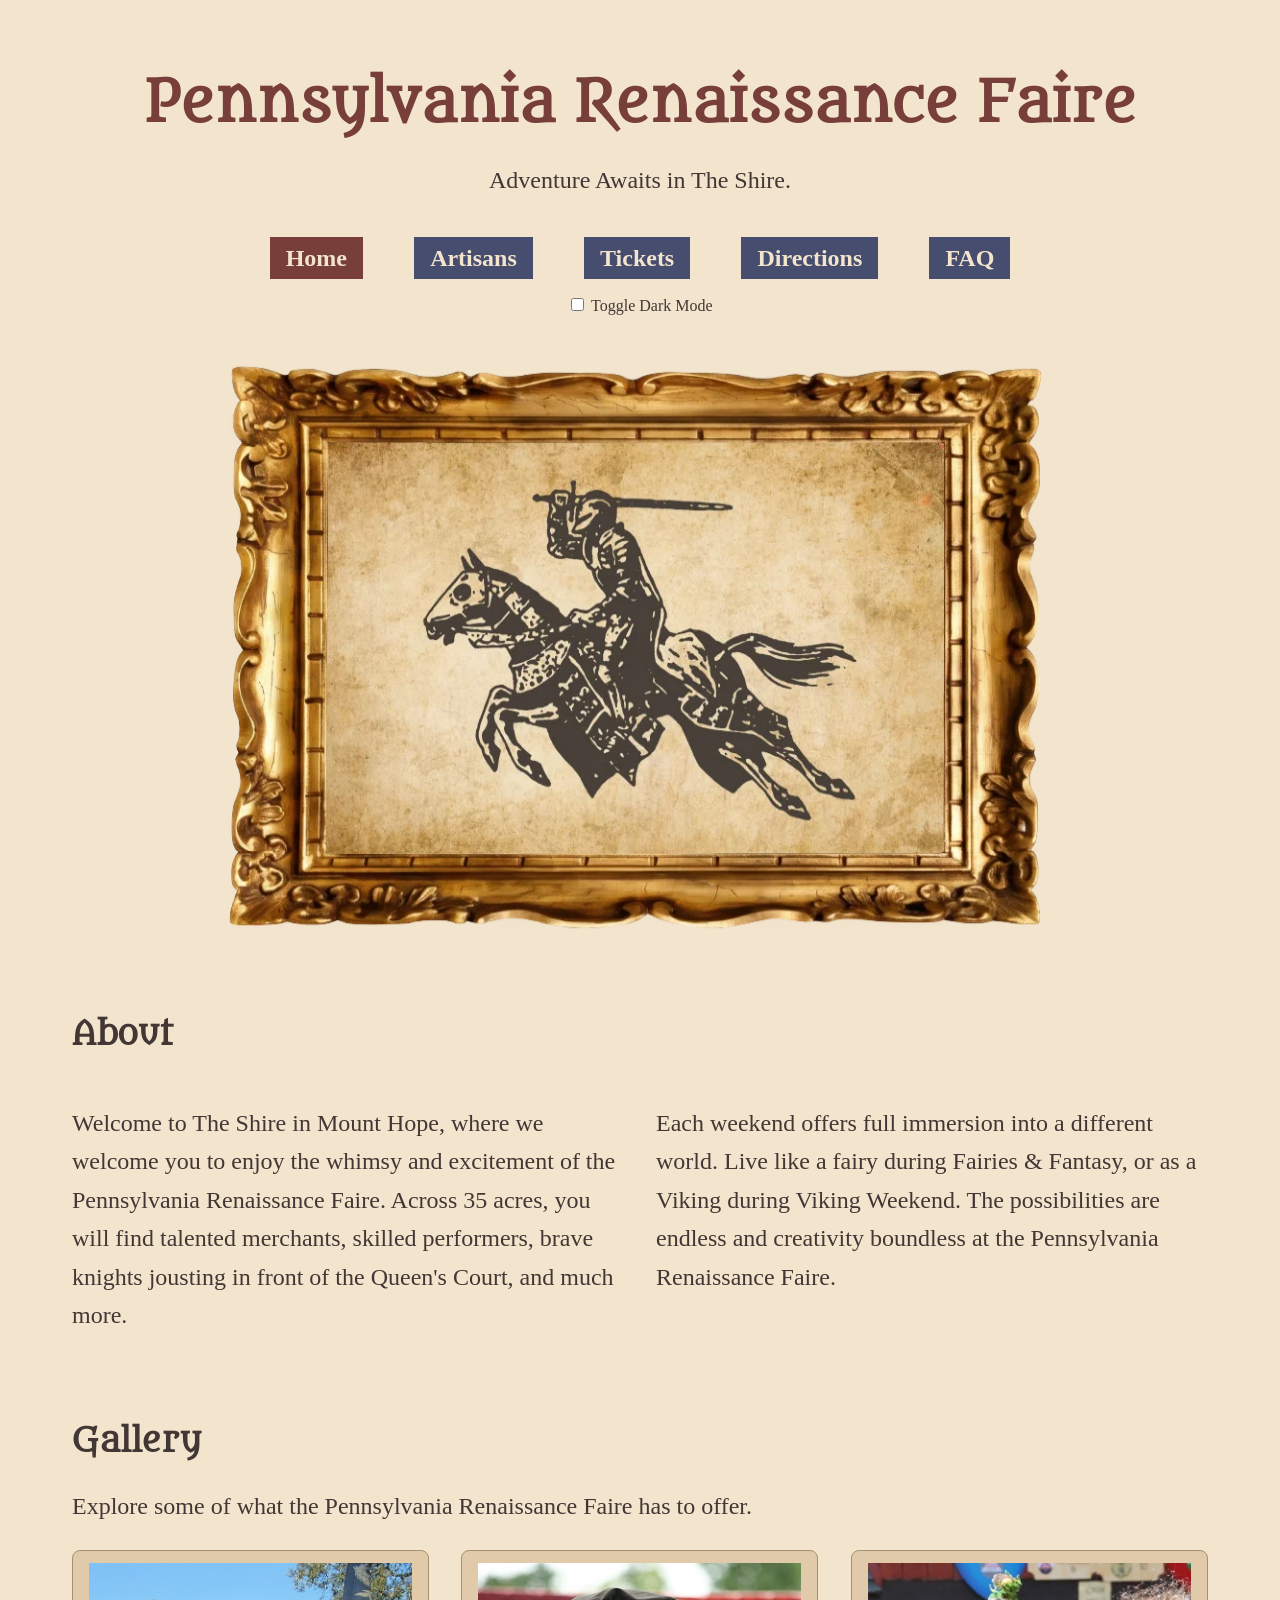
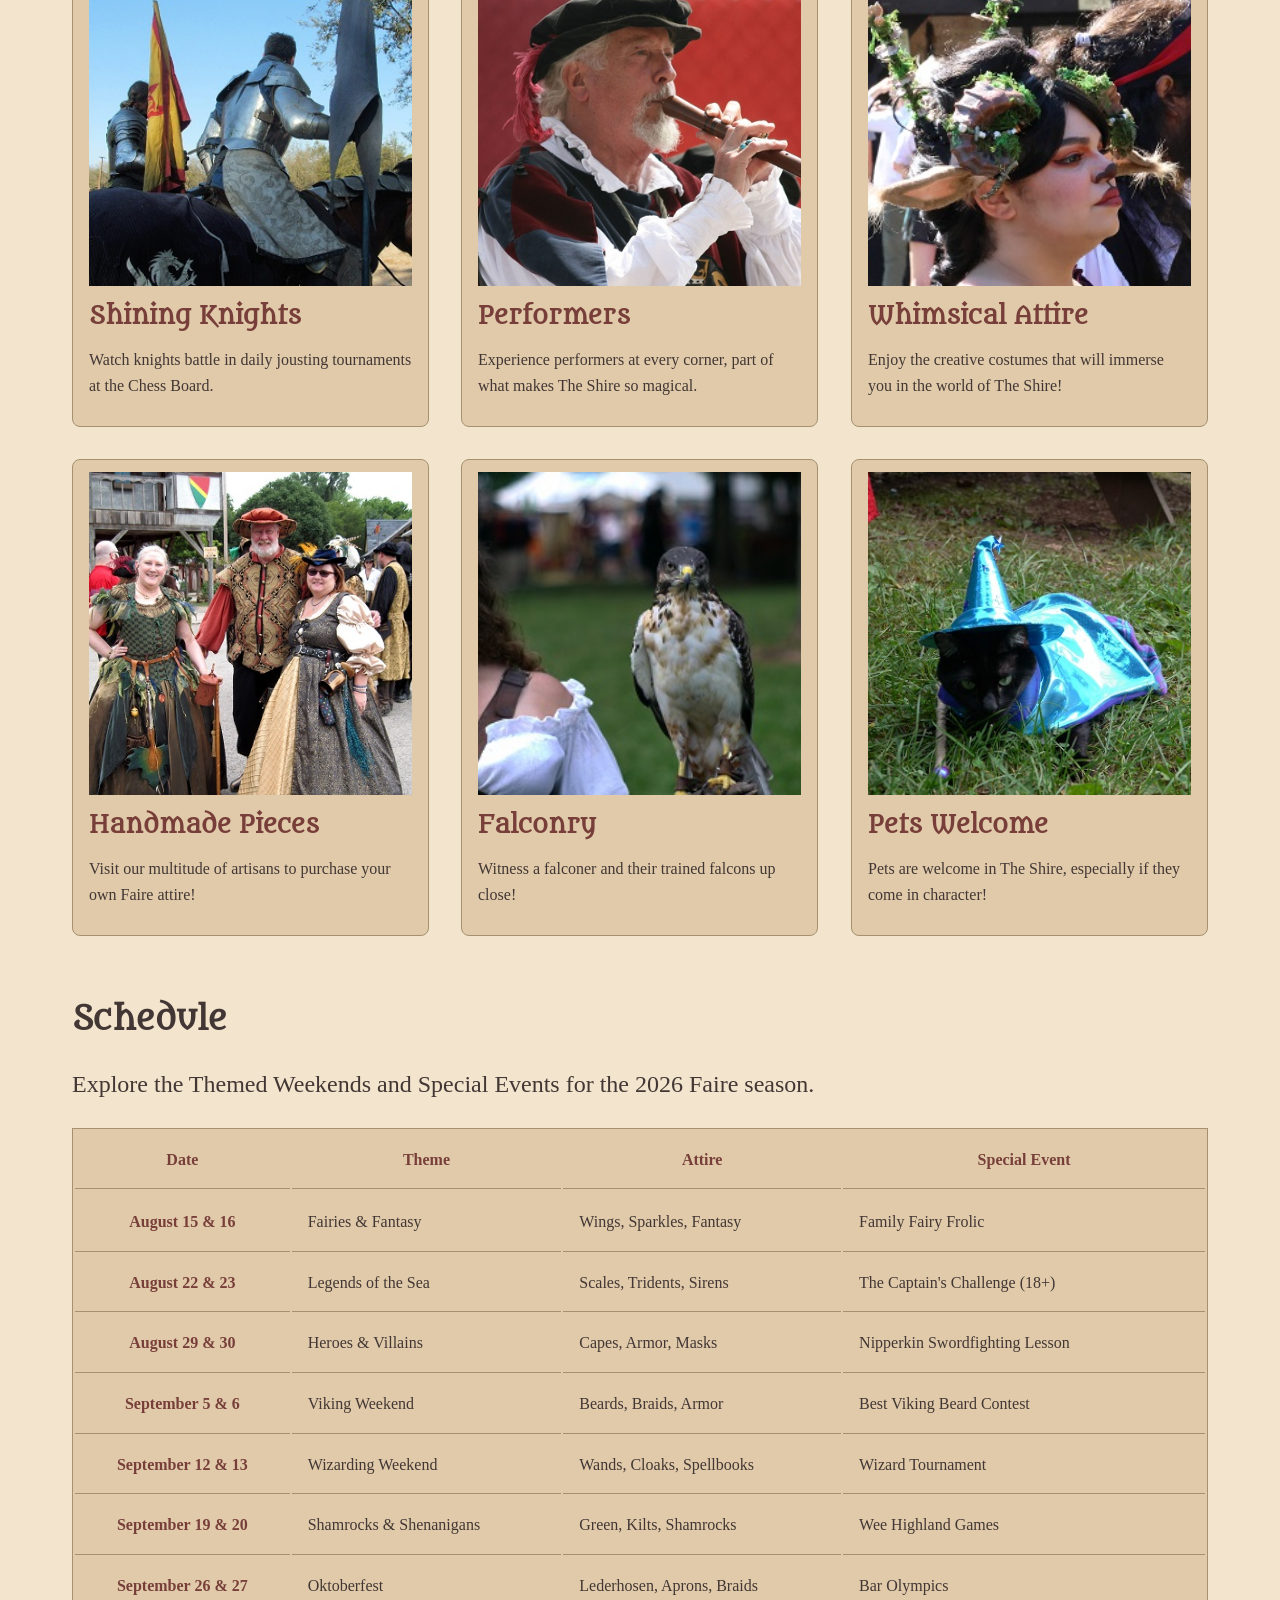
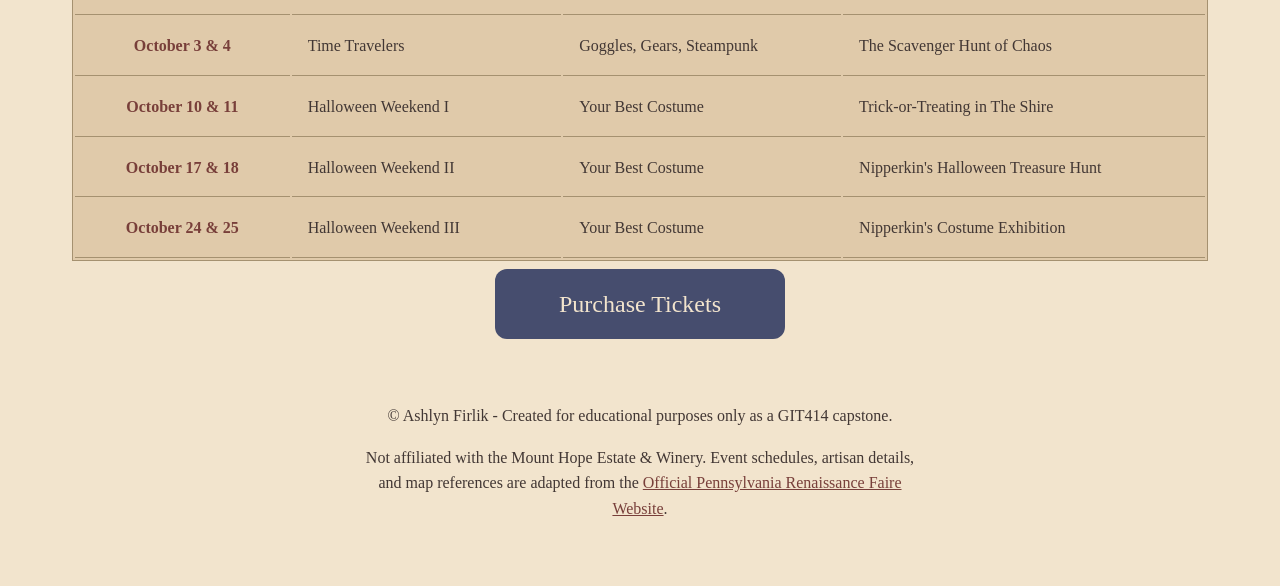
<file: index.html>
<!doctype html>
<html lang="en-US">

<head>
    <meta charset="UTF-8">
    <meta name="keywords" content="Renaissance Faire, Festival, Family Friendly, Activity, Manheim, Southern PA">
    <meta name="description"
        content="Plan your visit to the Pennsylvania Renaissance Faire in Manheim, PA. Explore themed weekends, jousting, performers, special events, and tickets from August 15th through October 25th.">
    <meta name="author" content="Ashlyn Firlik">
    <meta name="viewport" content="width=device-width, initial-scale=1.0">
    <title>Home | Pennsylvania Renaissance Faire</title>
    <link rel="canonical" href="https://ashlynfirlik.github.io/Pennsylvania-Renaissance-Faire/">

    <meta property="og:title" content="Overview & Schedule | Pennsylvania Renaissance Faire" />
    <meta property="description"
        content="Plan your visit to the Pennsylvania Renaissance Faire in Manheim, PA. Explore themed weekends, jousting, performers, special events, and tickets from August 15th through October 25th." />
    <meta property="og:type" content="website" />
    <meta property="og:image"
        content="https://ashlynfirlik.github.io/Pennsylvania-Renaissance-Faire/images/hero-600.webp" />
    <meta property="og:url" content="https://ashlynfirlik.github.io/Pennsylvania-Renaissance-Faire/" />

    <script type="application/ld+json">
    {
        "@context": "https://schema.org",
        "@type": "Event",
        "name": "Pennsylvania Renaissance Faire",
        "startDate": "2026-08-15",
        "endDate": "2026-10-25",
        "eventStatus": "https://schema.org/EventScheduled",
        "location": {
            "@type": "Place",
            "name": "Mount Hope",
            "address": {
            "@type": "PostalAddress",
            "streetAddress": "2775 Lebanon Rd",
            "addressLocality": "Manheim",
            "postalCode": "17545",
            "addressRegion": "PA",
            "addressCountry": "US"
            }
        },
        "image": [
            "https://ashlynfirlik.github.io/Pennsylvania-Renaissance-Faire/images/hero-600.webp"
        ],
        "description": "Plan your visit to the Pennsylvania Renaissance Faire in Manheim, PA. Explore themed weekends, jousting, performers, special events, and tickets from August 15th through October 25th.",
        "organizer": {
            "@type": "Organization",
            "name": "Pennsylvania Renaissance Faire",
            "url": "https://ashlynfirlik.github.io/Pennsylvania-Renaissance-Faire/"
        }
    }
    </script>

    <link rel="preconnect" href="https://fonts.googleapis.com">
    <link rel="preconnect" href="https://fonts.gstatic.com" crossorigin>
    <link rel="stylesheet"
        href="https://fonts.googleapis.com/css2?family=IM+Fell+English:ital@0;1&family=Metamorphous&display=swap">
    <link rel="stylesheet" href="style.css">
</head>

<body>
    <header class="home-header center-text center-items">
        <a href="#main-content" class="skip-link visually-hidden">Skip to main content</a>
        <h1 class="site-name">Pennsylvania Renaissance Faire</h1>
        <p class="tagline">Adventure Awaits in The Shire.</p>
        <nav class="main-nav" aria-label="Main Site Navigation">
            <ul class="main-nav-list">
                <li><a href="#" aria-current="page">Home</a></li>
                <li><a href="artisans.html">Artisans</a></li>
                <li><a href="tickets.html">Tickets</a></li>
                <li><a href="directions.html">Directions</a></li>
                <li><a href="faq.html">FAQ</a></li>
            </ul>
        </nav>
        <div class="darkmode-control">
            <input type="checkbox" id="theme-toggle">
            <label for="theme-toggle">Toggle Dark Mode</label>
        </div>
        <div class="hero-image">
            <img src="images/hero-900.webp" srcset="images/hero-600.webp 600w, images/hero-900.webp 900w"
                sizes="(max-width: 932px) calc(100vw - 2rem), 900px" alt="" width="900" height="550">
        </div>
    </header>
    <main id="main-content">
        <section class="about section-margin">
            <h2>About</h2>
            <div class="about-columns">
                <p class="description">Welcome to The Shire in Mount Hope, where we welcome you to enjoy the whimsy and
                    excitement of the Pennsylvania Renaissance Faire. Across 35 acres, you will find talented merchants,
                    skilled performers, brave knights jousting in front of the Queen's Court, and much more.</p>
                <p class="description">Each weekend offers full immersion into a different world. Live like a fairy
                    during Fairies & Fantasy, or as a Viking during Viking Weekend. The possibilities are endless and
                    creativity boundless at the Pennsylvania Renaissance Faire.</p>
            </div>
        </section>
        <section class="gallery section-margin">
            <h2>Gallery</h2>
            <p class="description">Explore some of what the Pennsylvania Renaissance Faire has to offer.</p>
            <div class="gallery-grid">
                <div class="card-container">
                    <article class="gallery-card">
                        <div class="card-image">
                            <img src="images/knight-800.jpg"
                                srcset="images/knight-400.jpg 400w, images/knight-800.jpg 800w"
                                sizes="(min-width: 950px) 336px, (min-width: 650px) 45vw, calc(100vw - 4rem)"
                                alt="Two men sitting on horses in Knight armor holding a flag." width="550"
                                height="550">
                        </div>
                        <div class="card-text">
                            <h3>Shining Knights</h3>
                            <p>Watch knights battle in daily jousting tournaments at the Chess Board.</p>
                        </div>
                    </article>
                </div>
                <div class="card-container">
                    <article class="gallery-card">
                        <div class="card-image">
                            <img src="images/performer-800.jpg"
                                srcset="images/performer-400.jpg 400w, images/performer-800.jpg 800w"
                                sizes="(min-width: 950px) 336px, (min-width: 650px) 45vw, calc(100vw - 4rem)"
                                alt="Costumed performer playing a recorder." width="550" height="550">
                        </div>
                        <div class="card-text">
                            <h3>Performers</h3>
                            <p>Experience performers at every corner, part of what makes The Shire so magical.</p>
                        </div>
                    </article>
                </div>
                <div class="card-container">
                    <article class="gallery-card">
                        <div class="card-image">
                            <img src="images/deer-costume-800.jpg"
                                srcset="images/deer-costume-400.jpg 400w, images/deer-costume-800.jpg 800w"
                                sizes="(min-width: 950px) 336px, (min-width: 650px) 45vw, calc(100vw - 4rem)"
                                alt="Woman dressed like a deer with face paint and a headpiece." width="550"
                                height="550">
                        </div>
                        <div class="card-text">
                            <h3>Whimsical Attire</h3>
                            <p>Enjoy the creative costumes that will immerse you in the world of The Shire!</p>
                        </div>
                    </article>
                </div>
                <div class="card-container">
                    <article class="gallery-card">
                        <div class="card-image">
                            <img src="images/attire-800.jpg"
                                srcset="images/attire-400.jpg 400w, images/attire-800.jpg 800w"
                                sizes="(min-width: 950px) 336px, (min-width: 650px) 45vw, calc(100vw - 4rem)"
                                alt="Two women and a man dressed in Renaissance Faire Outfits." width="550"
                                height="550">
                        </div>
                        <div class="card-text">
                            <h3>Handmade Pieces</h3>
                            <p>Visit our multitude of artisans to purchase your own Faire attire!</p>
                        </div>
                    </article>
                </div>
                <div class="card-container">
                    <article class="gallery-card">
                        <div class="card-image">
                            <img src="images/hawk-800.jpg" srcset="images/hawk-400.jpg 400w, images/hawk-800.jpg 800w"
                                sizes="(min-width: 950px) 336px, (min-width: 650px) 45vw, calc(100vw - 4rem)"
                                alt="Falcon sitting on a smiling woman’s hand at the Faire." width="550" height="550">
                        </div>
                        <div class="card-text">
                            <h3>Falconry</h3>
                            <p>Witness a falconer and their trained falcons up close!</p>
                        </div>
                    </article>
                </div>
                <div class="card-container">
                    <article class="gallery-card">
                        <div class="card-image">
                            <img src="images/cat-800.jpg" srcset="images/cat-400.jpg 400w, images/cat-800.jpg 800w"
                                sizes="(min-width: 950px) 336px, (min-width: 650px) 45vw, calc(100vw - 4rem)"
                                alt="Black cat sitting in grass wearing a blue witch hat and cape." width="550"
                                height="550">
                        </div>
                        <div class="card-text">
                            <h3>Pets Welcome</h3>
                            <p>Pets are welcome in The Shire, especially if they come in character!</p>
                        </div>
                    </article>
                </div>
            </div>
        </section>
        <section class="schedule section-margin">
            <h2>Schedule</h2>
            <p class="description">Explore the Themed Weekends and Special Events for the 2026 Faire season.</p>
            <div class="table-container" tabindex="0" role="region" aria-label="2026 Themed Weekends Schedule">
                <table class="schedule-table">
                    <caption class="visually-hidden">2026 Pennsylvania Renaissance Faire Themed Weekends and Special
                        Events</caption>
                    <thead>
                        <tr>
                            <th scope="col">Date</th>
                            <th scope="col">Theme</th>
                            <th scope="col">Attire</th>
                            <th scope="col">Special Event</th>
                        </tr>
                    </thead>
                    <tbody>
                        <tr>
                            <th scope="row">August 15 & 16</th>
                            <td>Fairies & Fantasy</td>
                            <td>Wings, Sparkles, Fantasy</td>
                            <td>Family Fairy Frolic</td>
                        </tr>
                        <tr>
                            <th scope="row">August 22 & 23</th>
                            <td>Legends of the Sea</td>
                            <td>Scales, Tridents, Sirens</td>
                            <td>The Captain's Challenge (18+)</td>
                        </tr>
                        <tr>
                            <th scope="row">August 29 & 30</th>
                            <td>Heroes & Villains</td>
                            <td>Capes, Armor, Masks</td>
                            <td>Nipperkin Swordfighting Lesson</td>
                        </tr>
                        <tr>
                            <th scope="row">September 5 & 6</th>
                            <td>Viking Weekend</td>
                            <td>Beards, Braids, Armor</td>
                            <td>Best Viking Beard Contest</td>
                        </tr>
                        <tr>
                            <th scope="row">September 12 & 13</th>
                            <td>Wizarding Weekend</td>
                            <td>Wands, Cloaks, Spellbooks</td>
                            <td>Wizard Tournament</td>
                        </tr>
                        <tr>
                            <th scope="row">September 19 & 20</th>
                            <td>Shamrocks & Shenanigans</td>
                            <td>Green, Kilts, Shamrocks</td>
                            <td>Wee Highland Games</td>
                        </tr>
                        <tr>
                            <th scope="row">September 26 & 27</th>
                            <td>Oktoberfest</td>
                            <td>Lederhosen, Aprons, Braids</td>
                            <td>Bar Olympics</td>
                        </tr>
                        <tr>
                            <th scope="row">October 3 & 4</th>
                            <td>Time Travelers</td>
                            <td>Goggles, Gears, Steampunk</td>
                            <td>The Scavenger Hunt of Chaos</td>
                        </tr>
                        <tr>
                            <th scope="row">October 10 & 11</th>
                            <td>Halloween Weekend I</td>
                            <td>Your Best Costume</td>
                            <td>Trick-or-Treating in The Shire</td>
                        </tr>
                        <tr>
                            <th scope="row">October 17 & 18</th>
                            <td>Halloween Weekend II</td>
                            <td>Your Best Costume</td>
                            <td>Nipperkin's Halloween Treasure Hunt</td>
                        </tr>
                        <tr>
                            <th scope="row">October 24 & 25</th>
                            <td>Halloween Weekend III</td>
                            <td>Your Best Costume</td>
                            <td>Nipperkin's Costume Exhibition</td>
                        </tr>
                    </tbody>
                </table>
            </div>
            <div class="tix-button-box">
                <a href="tickets.html#ticket-form" class="tix-button">Purchase Tickets</a>
            </div>
        </section>
    </main>
    <footer class="center-text">
        <p>&copy; Ashlyn Firlik - Created for educational purposes only as a GIT414 capstone.</p>
        <p>Not affiliated with the Mount Hope Estate &amp; Winery. Event schedules, artisan details, and map references
            are adapted from the <a href="https://parenfaire.com" target="_blank" rel="noopener noreferrer">Official
                Pennsylvania Renaissance Faire Website</a>.</p>
    </footer>
</body>

</html>
</file>
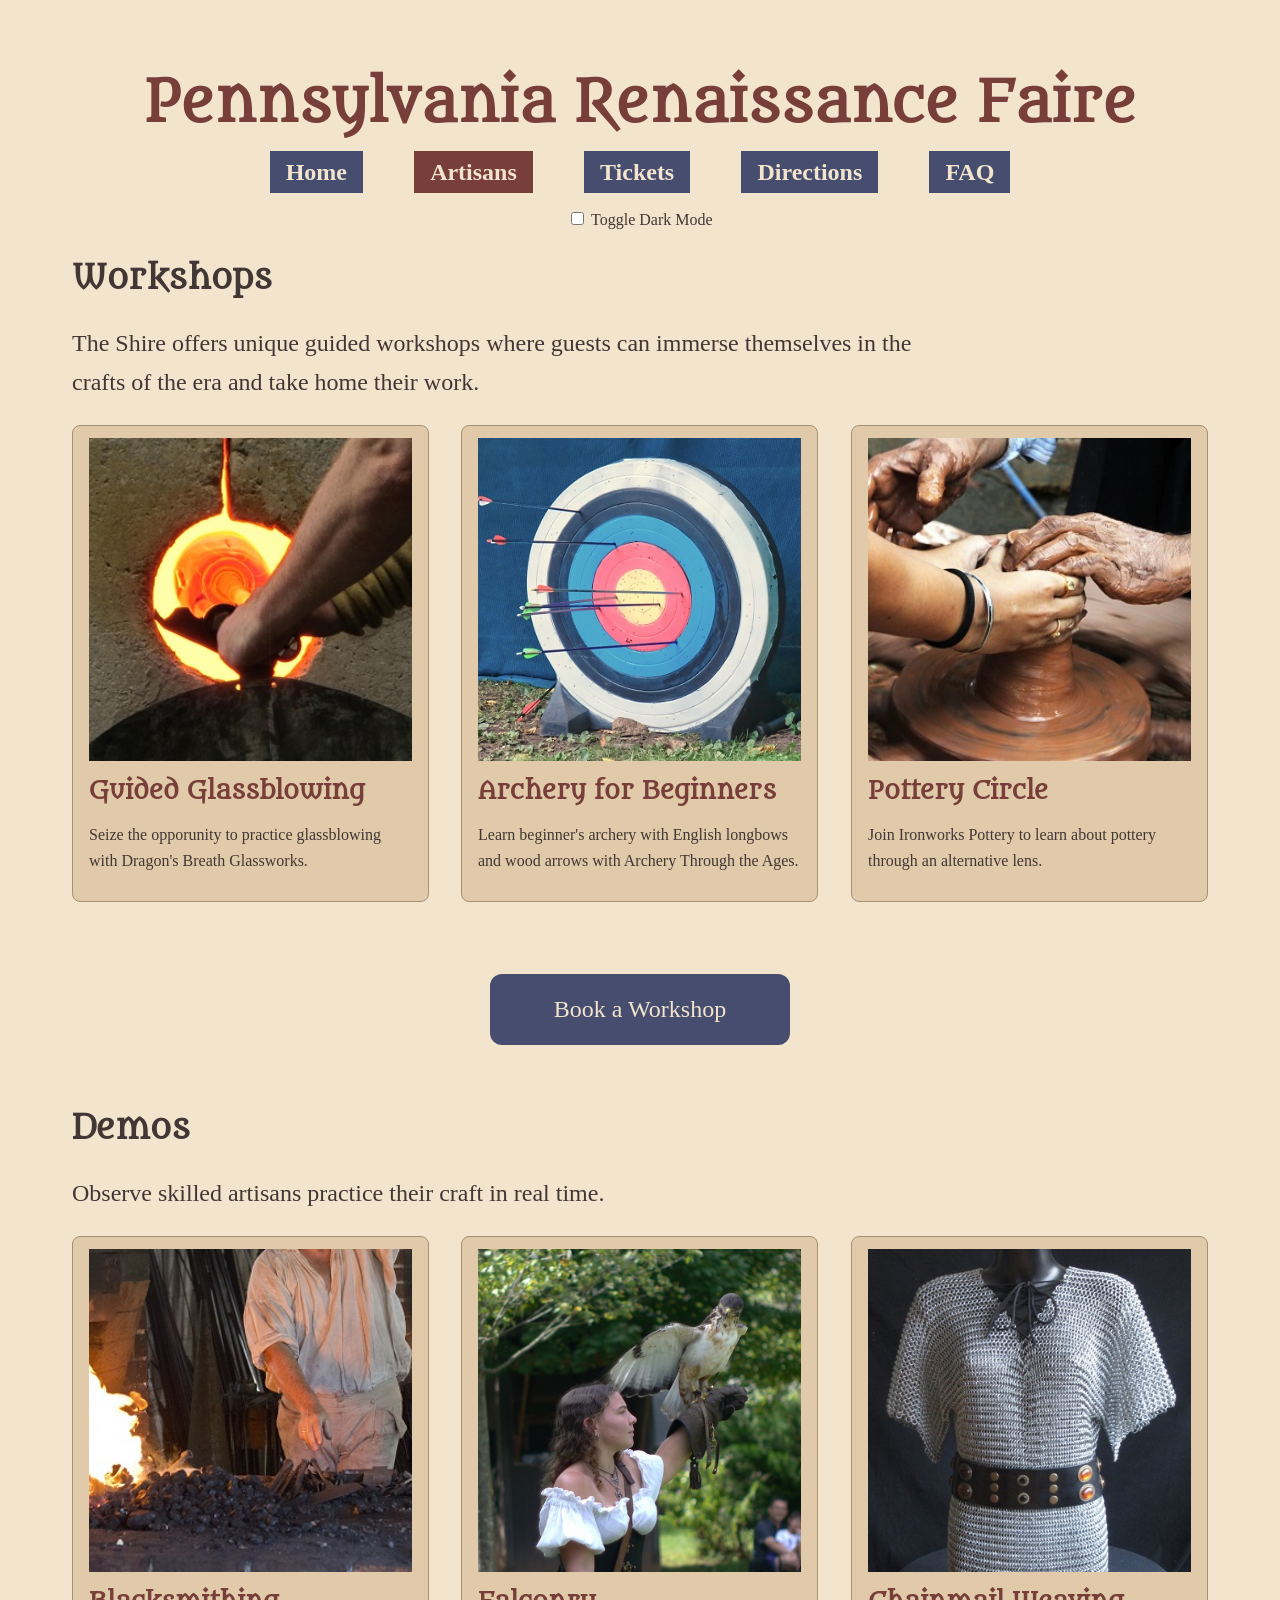
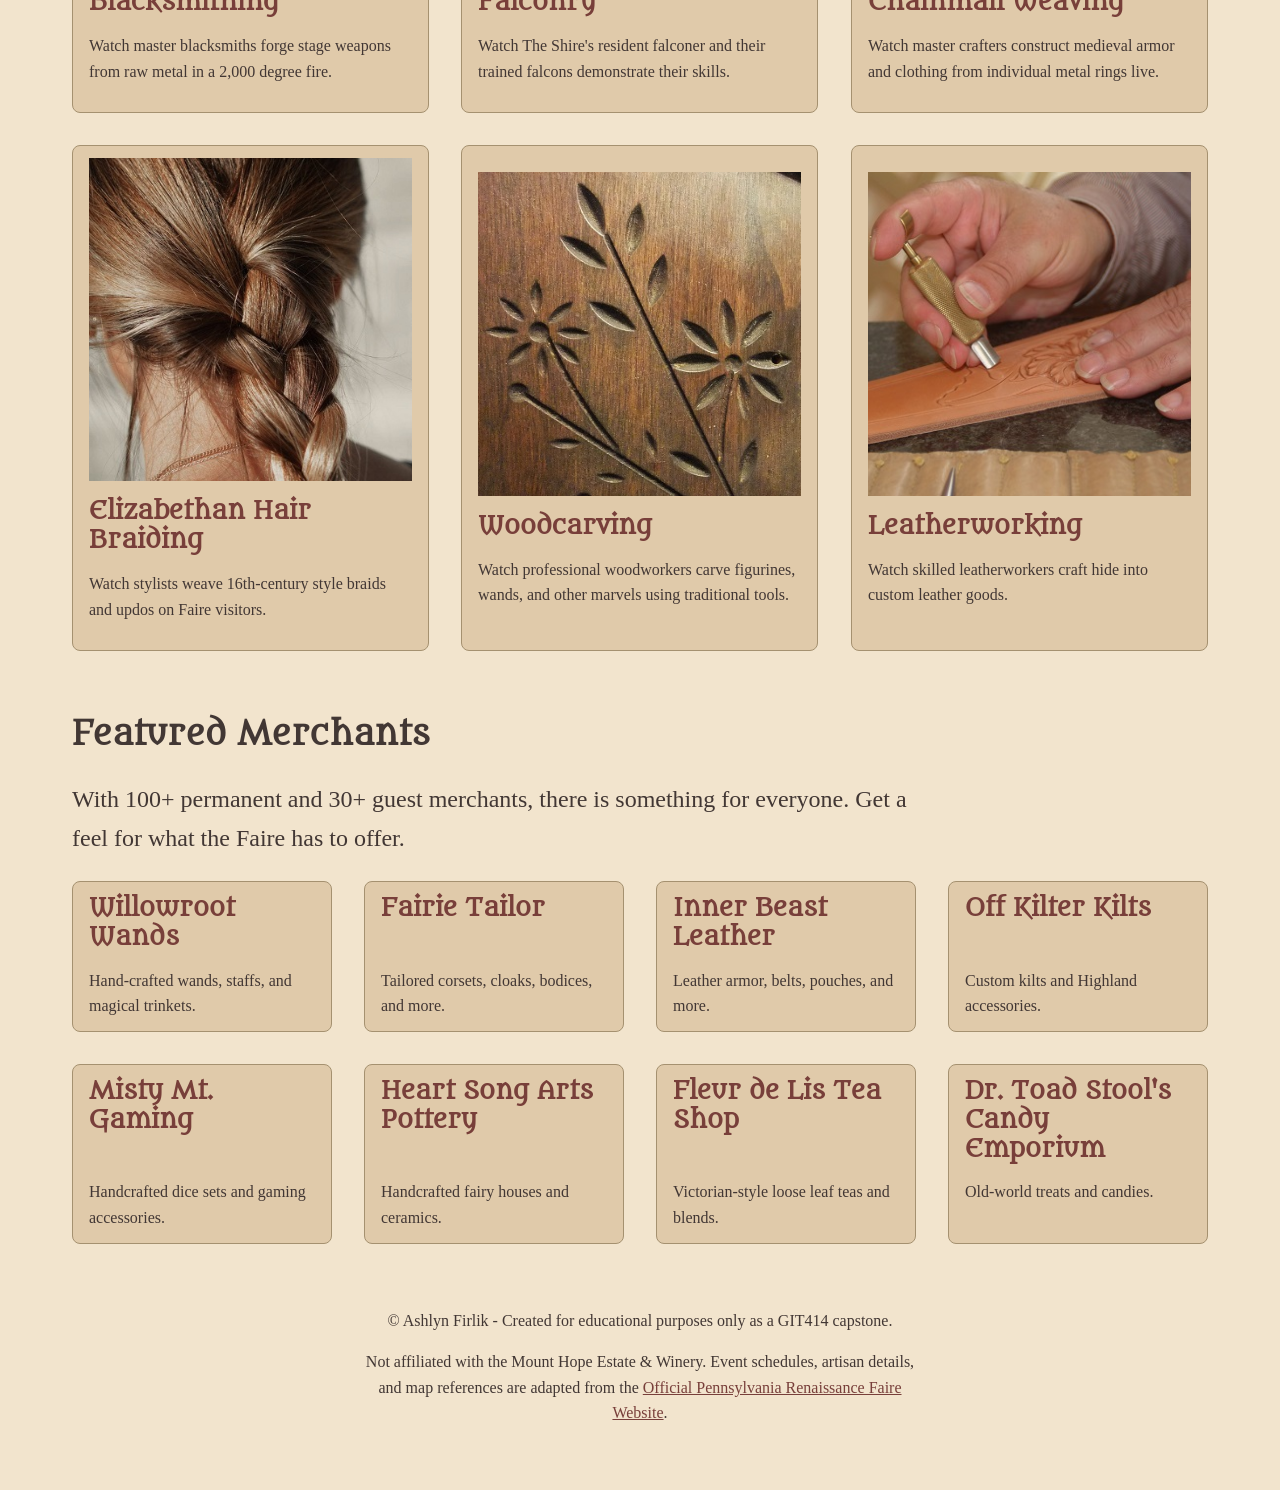
<file: artisans.html>
<!doctype html>
<html lang="en-US">

<head>
    <meta charset="UTF-8">
    <meta name="keywords" content="Renaissance Faire, Festival, Family Friendly, Activity, Manheim, Southern PA, Workshops, Merchants, Artisans, Demos, Merch">
    <meta name="description"
        content="To advertise the workshops, demos, and unique artisans of the Pennsylvania Renaissance Faire.">
    <meta name="author" content="Ashlyn Firlik">
    <meta name="viewport" content="width=device-width, initial-scale=1.0">
    <title>Artisans | Pennsylvania Renaissance Faire</title>
    <link rel="preconnect" href="https://fonts.googleapis.com">
    <link rel="preconnect" href="https://fonts.gstatic.com" crossorigin>
    <link rel="stylesheet" href="https://fonts.googleapis.com/css2?family=IM+Fell+English:ital@0;1&family=Metamorphous&display=swap">
    <link rel="stylesheet" href="style.css">
</head>

<body>
    <header class="home-header">
        <a href="#main-content" class="skip-link visually-hidden">Skip to main content</a>
        <h1 class="site-name">Pennsylvania Renaissance Faire</h1>
        <nav class="main-nav" aria-label="Main Site Navigation">
            <ul class="main-nav-list">
                <li><a href="index.html">Home</a></li>
                <li><a href="#" aria-current="page">Artisans</a></li>
                <li><a href="tickets.html">Tickets</a></li>
                <li><a href="directions.html">Directions</a></li>
                <li><a href="faq.html">FAQ</a></li>
            </ul>
        </nav>
        <div class="darkmode-control">
            <input type="checkbox" id="theme-toggle">
            <label for="theme-toggle">Toggle Dark Mode</label>
        </div>
    </header>
    <main id="main-content">
        <section>
            <h2>Workshops</h2>
            <p class="description">The Shire offers unique guided workshops where guests can immerse themselves in the crafts of the era and take home their work.</p>
            <div class="workshop-grid">
                <div class="card-container">
                    <article class="workshop-card">
                        <div class="card-image">
                            <img src="images/glassblowing-800.jpg"
                                srcset="images/glassblowing-400.jpg 400w, images/glassblowing-800.jpg 800w"
                                sizes="(min-width: 950px) 336px, (min-width: 650px) 45vw, calc(100vw - 4rem)" 
                                alt="Close-up of glass being held into a furnace on a stick to be fired."
                                width="550"
                                height="550">
                        </div>
                        <div class="card-text">
                            <h3>Guided Glassblowing</h3>
                            <p>Seize the opporunity to practice glassblowing with Dragon's Breath Glassworks.</p>
                        </div>
                    </article>
                </div>
                <div class="card-container">
                    <article class="workshop-card">
                        <div class="card-image">
                            <img src="images/archery-800.jpg"
                                srcset="images/archery-400.jpg 400w, images/archery-800.jpg 800w"
                                sizes="(min-width: 950px) 336px, (min-width: 650px) 45vw, calc(100vw - 4rem)" 
                                alt="An archery target with arrows stuck in it."
                                width="550"
                                height="550">
                        </div>
                        <div class="card-text">
                            <h3>Archery for Beginners</h3>
                            <p>Learn beginner's archery with English longbows and wood arrows with Archery Through the Ages.</p>
                        </div>
                    </article>
                </div>
                <div class="card-container">
                    <article class="workshop-card">
                        <div class="card-image">
                            <img src="images/pottery-800.jpg"
                                srcset="images/pottery-400.jpg 400w, images/pottery-800.jpg 800w"
                                sizes="(min-width: 950px) 336px, (min-width: 650px) 45vw, calc(100vw - 4rem)" 
                                alt="Close-up of an instructor’s hands guiding a student’s hands shaping pottery on a pottery wheel."
                                width="550"
                                height="550">
                        </div>
                        <div class="card-text">
                            <h3>Pottery Circle</h3>
                            <p>Join Ironworks Pottery to learn about pottery through an alternative lens.</p>
                        </div>
                    </article>
                </div>
            </div>
            <div class="tix-button-box">
                <a href="tickets.html#workshop-form" class="tix-button">Book a Workshop</a>
            </div>
        </section>
        <section>
            <h2>Demos</h2>
            <p class="description">Observe skilled artisans practice their craft in real time.</p>
            <div class="demo-grid">
                <div class="card-container">
                    <article class="demo-card">
                        <div class="card-image">
                            <img src="images/blacksmith-800.jpg"
                                srcset="images/blacksmith-400.jpg 400w, images/blacksmith-800.jpg 800w"
                                sizes="(min-width: 950px) 336px, (min-width: 650px) 45vw, calc(100vw - 4rem)" 
                                alt="A man reaching for a metal tool resting on a bed of coal in front of a fiery furnace."
                                width="550"
                                height="550">
                        </div>
                        <div class="card-text">
                            <h3>Blacksmithing</h3>
                            <p>Watch master blacksmiths forge stage weapons from raw metal in a 2,000 degree fire.</p>
                        </div>
                    </article>
                </div>
                <div class="card-container">
                    <article class="demo-card">
                        <div class="card-image">
                            <img src="images/falconry-800.jpg"
                                srcset="images/falconry-400.jpg 400w, images/falconry-800.jpg 800w"
                                sizes="(min-width: 950px) 336px, (min-width: 650px) 45vw, calc(100vw - 4rem)" 
                                alt="A falcon perched on a falconer’s outstretched, gloved arm with wings expanded."
                                width="550"
                                height="550">
                        </div>
                        <div class="card-text">
                            <h3>Falconry</h3>
                            <p>Watch The Shire's resident falconer and their trained falcons demonstrate their skills.</p>
                        </div>
                    </article>
                </div>
                <div class="card-container">
                    <article class="demo-card">
                        <div class="card-image">
                            <img src="images/chainmail-800.jpg"
                                srcset="images/chainmail-400.jpg 400w, images/chainmail-800.jpg 800w"
                                sizes="(min-width: 950px) 336px, (min-width: 650px) 45vw, calc(100vw - 4rem)" 
                                alt="Short-sleeved chainmail tunic with a black leather belt on a mannequin."
                                width="550"
                                height="550">
                        </div>
                        <div class="card-text">
                            <h3>Chainmail Weaving</h3>
                            <p>Watch master crafters construct medieval armor and clothing from individual metal rings live.</p>
                        </div>
                    </article>
                </div>
                <div class="card-container">
                    <article class="demo-card">
                        <div class="card-image">
                            <img src="images/braid-800.jpg"
                                srcset="images/braid-400.jpg 400w, images/braid-800.jpg 800w"
                                sizes="(min-width: 950px) 336px, (min-width: 650px) 45vw, calc(100vw - 4rem)" 
                                alt="Close-up of a single braid down a woman’s neck."
                                width="550"
                                height="550">
                        </div>
                        <div class="card-text">
                            <h3>Elizabethan Hair Braiding</h3>
                            <p>Watch stylists weave 16th-century style braids and updos on Faire visitors.</p>
                        </div>
                    </article>
                </div>
                <div class="card-container">
                    <article class="demo-card">
                        <div class="card-image">
                            <img src="images/woodcarving-800.jpg"
                                srcset="images/woodcarving-400.jpg 400w, images/woodcarving-800.jpg 800w"
                                sizes="(min-width: 950px) 336px, (min-width: 650px) 45vw, calc(100vw - 4rem)" 
                                alt="Close-up of flowers carved into wood."
                                width="550"
                                height="550">
                        </div>
                        <div class="card-text">
                            <h3>Woodcarving</h3>
                            <p>Watch professional woodworkers carve figurines, wands, and other marvels using traditional tools.</p>
                        </div>
                    </article>
                </div>
                <div class="card-container">
                    <article class="demo-card">
                        <div class="card-image">
                            <img src="images/leatherwork-800.jpg"
                                srcset="images/leatherwork-400.jpg 400w, images/leatherwork-800.jpg 800w"
                                sizes="(min-width: 950px) 336px, (min-width: 650px) 45vw, calc(100vw - 4rem)" 
                                alt="Close-up of details being carved into leather with a leatherwork tool."
                                width="550"
                                height="550">
                        </div>
                        <div class="card-text">
                            <h3>Leatherworking</h3>
                            <p>Watch skilled leatherworkers craft hide into custom leather goods.</p>
                        </div>
                    </article>
                </div>
            </div>
        </section>
        <section class="featured-merchants">
            <h2>Featured Merchants</h2>
            <p class="description">With 100+ permanent and 30+ guest merchants, there is something for everyone. Get a feel for what the Faire has to offer.</p>
            <div class="merchant-grid">
                <article class="merchant-card">
                    <h3>Willowroot Wands</h3>
                    <p>Hand-crafted wands, staffs, and magical trinkets.</p>
                </article>
                <article class="merchant-card">
                    <h3>Fairie Tailor</h3>
                    <p>Tailored corsets, cloaks, bodices, and more.</p>
                </article>
                <article class="merchant-card">
                    <h3>Inner Beast Leather</h3>
                    <p>Leather armor, belts, pouches, and more.</p>
                </article>
                <article class="merchant-card">
                    <h3>Off Kilter Kilts</h3>
                    <p>Custom kilts and Highland accessories.</p>
                </article>
                <article class="merchant-card">
                    <h3>Misty Mt. Gaming</h3>
                    <p>Handcrafted dice sets and gaming accessories.</p>
                </article>
                <article class="merchant-card">
                    <h3>Heart Song Arts Pottery</h3>
                    <p>Handcrafted fairy houses and ceramics.</p>
                </article>
                <article class="merchant-card">
                    <h3>Fleur de Lis Tea Shop</h3>
                    <p>Victorian-style loose leaf teas and blends.</p>
                </article>
                <article class="merchant-card">
                    <h3>Dr. Toad Stool's Candy Emporium</h3>
                    <p>Old-world treats and candies.</p>
                </article>
            </div>
        </section>
    </main>
    <footer class="center-text">
        <p>&copy; Ashlyn Firlik - Created for educational purposes only as a GIT414 capstone.</p>
        <p>Not affiliated with the Mount Hope Estate &amp; Winery. Event schedules, artisan details, and map references are adapted from the <a href="https://parenfaire.com" target="_blank" rel="noopener noreferrer">Official Pennsylvania Renaissance Faire Website</a>.</p>
    </footer>
</body>
</file>
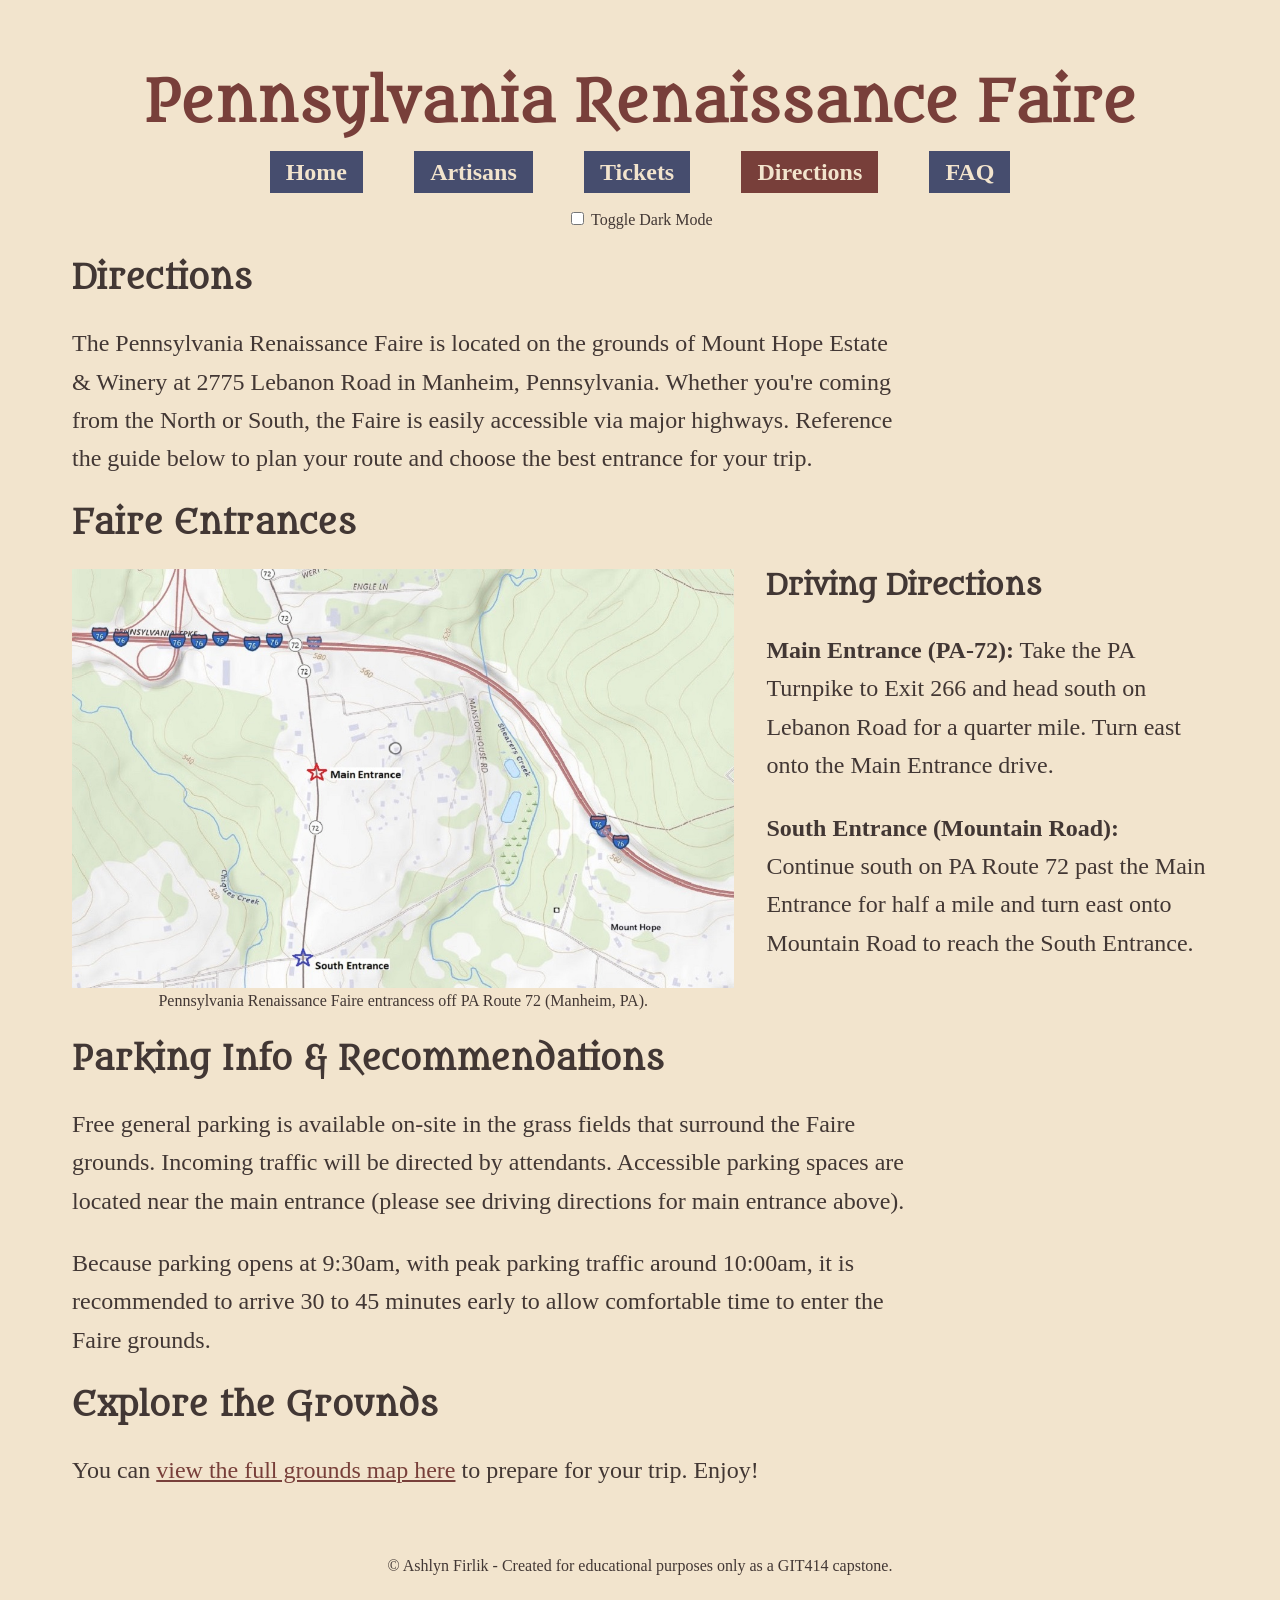
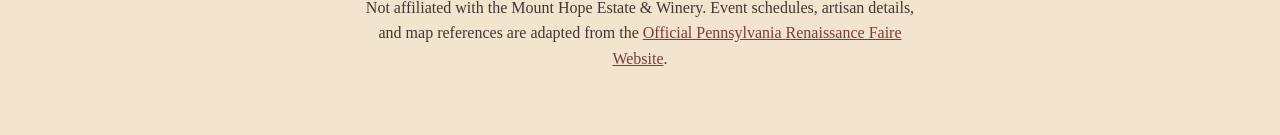
<file: directions.html>
<!doctype html>
<html lang="en-US">

<head>
    <meta charset="UTF-8">
    <meta name="keywords" content="Renaissance Faire, Festival, Family Friendly, Activity, Manheim, Southern PA">
    <meta name="description"
        content="To provide travel advice and directions to the Pennsylvania Renaissance Faire.">
    <meta name="author" content="Ashlyn Firlik">
    <meta name="viewport" content="width=device-width, initial-scale=1.0">
    <title>Directions | Pennsylvania Renaissance Faire</title>
    <link rel="preconnect" href="https://fonts.googleapis.com">
    <link rel="preconnect" href="https://fonts.gstatic.com" crossorigin>
    <link rel="stylesheet" href="https://fonts.googleapis.com/css2?family=IM+Fell+English:ital@0;1&family=Metamorphous&display=swap">
    <link rel="stylesheet" href="style.css">
</head>

<body>
    <header class="home-header">
        <a href="#main-content" class="skip-link visually-hidden">Skip to main content</a>
        <h1 class="site-name">Pennsylvania Renaissance Faire</h1>
        <nav class="main-nav" aria-label="Main Site Navigation">
            <ul class="main-nav-list">
                <li><a href="index.html">Home</a></li>
                <li><a href="artisans.html">Artisans</a></li>
                <li><a href="tickets.html">Tickets</a></li>
                <li><a href="#" aria-current="page">Directions</a></li>
                <li><a href="faq.html">FAQ</a></li>
            </ul>
        </nav>
        <div class="darkmode-control">
            <input type="checkbox" id="theme-toggle">
            <label for="theme-toggle">Toggle Dark Mode</label>
        </div>
    </header>
    <main id="main-content">
        <section>
            <h2>Directions</h2>
            <p class="description">The Pennsylvania Renaissance Faire is located on the grounds of Mount Hope Estate & Winery at 2775 Lebanon Road in Manheim, Pennsylvania. Whether you're coming from the North or South, the Faire is easily accessible via major highways. Reference the guide below to plan your route and choose the best entrance for your trip.</p>
        </section>
        <section class="entrances-image-section">
            <h2>Faire Entrances</h2>
            <div class="entrances-layout">
                <figure class="entrances-map">
                    <img src="images/entrances-map-1100.jpg"
                        srcset="images/entrances-map-600.jpg 600w, images/entrances-map-1100.jpg 1100w"
                        sizes="(min-width: 768px) 60vw, calc(100vw - 2rem)"
                        alt="Map of the Pennsylvania Renaissance Faire Grounds in Manheim, PA, marking the Main Entrance off Route 72 South and the South Entrance toward Mountain Road."
                        width="1100"
                        height="680">
                    <figcaption>Pennsylvania Renaissance Faire entrancess off PA Route 72 (Manheim, PA).</figcaption>
                </figure>
                <div class="entrances-directions description">
                    <h3>Driving Directions</h3>
                    <p><strong>Main Entrance (PA-72):</strong> Take the PA Turnpike to Exit 266 and head south on Lebanon Road for a quarter mile. Turn east onto the Main Entrance drive.</p>
                    <p><strong>South Entrance (Mountain Road):</strong> Continue south on PA Route 72 past the Main Entrance for half a mile and turn east onto Mountain Road to reach the South Entrance.</p>
                </div>
            </div>
        </section>
        <section class="parking-section">
            <h2>Parking Info & Recommendations</h2>
            <p class="description">Free general parking is available on-site in the grass fields that surround the Faire grounds. Incoming traffic will be directed by attendants. Accessible parking spaces are located near the main entrance (please see driving directions for main entrance above).</p>
            <p class="description">Because parking opens at 9:30am, with peak parking traffic around 10:00am, it is recommended to arrive 30 to 45 minutes early to allow comfortable time to enter the Faire grounds.</p>
            <p></p>
        </section>
        <section class="grounds-map-link-section description">
            <h2>Explore the Grounds</h2>
            <p class="description">You can <a href="https://parenfaire.com/images/pdfs/dailywrits/DailyWrit11-HDSK3.pdf?_gl=1*1wgy214*_gcl_au*MTk3ODE4NDU3NC4xNzkyNjAwMzk5*FPAU*MTk3ODE4NDU3NC4xNzkyNjAwMzk5*_ga*MTY5OTY2NjIzOC4xNzkyNjAwNDAw*_ga_E6XEKSBC1D*czE3OTQxNTkwMTUkbzYkZzEkdDE3OTQxNTkwMTckajU4JGwwJGgyMTM5NzM3NDUx*_fplc*QmZlZW12S001UCUyRlZRMnolMkZ2V002SUUlMkZJUmhaWkxoVDVWNGRaOWJkZ0VUZUJOTzdENmMzaW9aaSUyQmdQc0E5TVdBbDl3azVadVRrclVZNHNPRmNoQ3lFUm9wY0hnaExlUCUyQnFrSVRIVUklMkJZMWVhVXBUZENOVzhCTllJNXNCQ3dnJTNEJTNE" class="btn-map-link">view the full grounds map here</a> to prepare for your trip. Enjoy!</p>
        </section>
    </main>
    <footer class="center-text">
        <p>&copy; Ashlyn Firlik - Created for educational purposes only as a GIT414 capstone.</p>
        <p>Not affiliated with the Mount Hope Estate &amp; Winery. Event schedules, artisan details, and map references are adapted from the <a href="https://parenfaire.com" target="_blank" rel="noopener noreferrer">Official Pennsylvania Renaissance Faire Website</a>.</p>
    </footer>
</body>

</html>
</file>
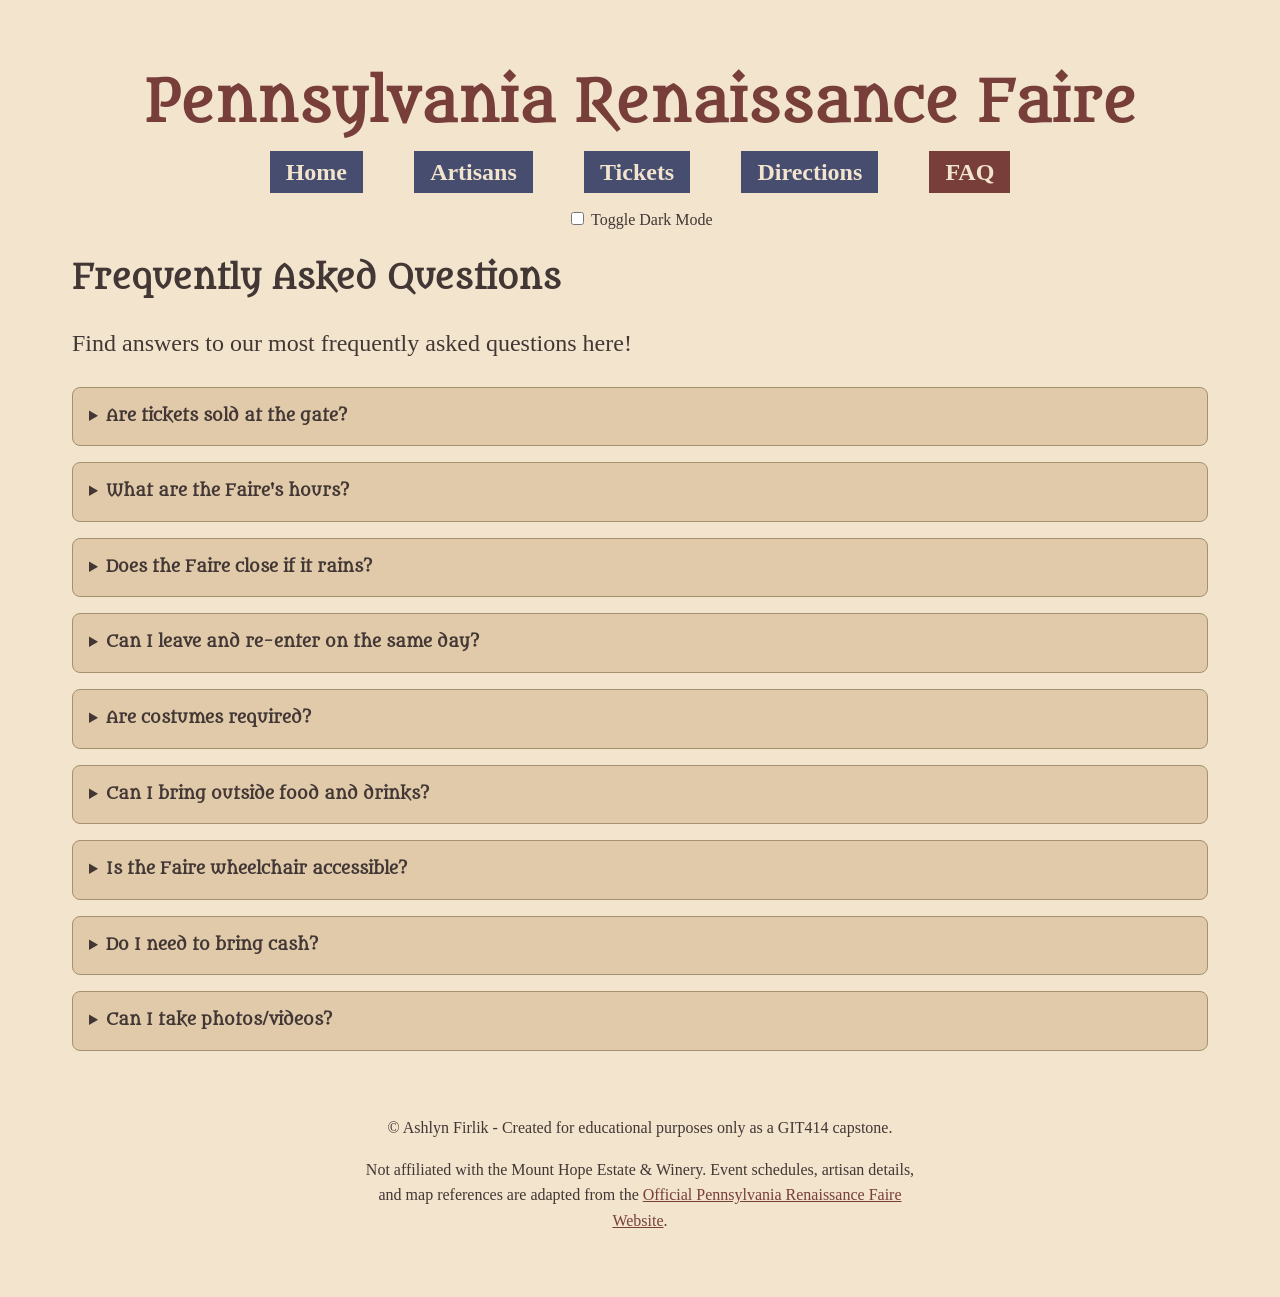
<file: faq.html>
<!doctype html>
<html lang="en-US">

<head>
    <meta charset="UTF-8">
    <meta name="keywords" content="Renaissance Faire, Festival, Family Friendly, Activity, Manheim, Southern PA">
    <meta name="description"
        content="Answer frequrently asked questions about the Pennsylvania Renaissance Faire.">
    <meta name="author" content="Ashlyn Firlik">
    <meta name="viewport" content="width=device-width, initial-scale=1.0">
    <title>FAQ | Pennsylvania Renaissance Faire</title>
    <link rel="preconnect" href="https://fonts.googleapis.com">
    <link rel="preconnect" href="https://fonts.gstatic.com" crossorigin>
    <link rel="stylesheet" href="https://fonts.googleapis.com/css2?family=IM+Fell+English:ital@0;1&family=Metamorphous&display=swap">
    <link rel="stylesheet" href="style.css">
</head>

<body>
    <header class="home-header">
        <a href="#main-content" class="skip-link visually-hidden">Skip to main content</a>
        <h1 class="site-name">Pennsylvania Renaissance Faire</h1>
        <nav class="main-nav" aria-label="Main Site Navigation">
            <ul class="main-nav-list">
                <li><a href="index.html">Home</a></li>
                <li><a href="artisans.html">Artisans</a></li>
                <li><a href="tickets.html">Tickets</a></li>
                <li><a href="directions.html">Directions</a></li>
                <li><a href="#"  aria-current="page">FAQ</a></li>
            </ul>
        </nav>
        <div class="darkmode-control">
            <input type="checkbox" id="theme-toggle">
            <label for="theme-toggle">Toggle Dark Mode</label>
        </div>
    </header>
    <main id="main-content">
        <section class="faq-section">
            <h2>Frequently Asked Questions</h2>
            <p class="description">Find answers to our most frequently asked questions here!</p>
            <div class="faq-container">
                <details class="faq-card">
                    <summary class="faq-question">Are tickets sold at the gate?</summary>
                    <div class="faq-answer">
                        <p>No. Tickets must be purchased in advance online, and all sales are date-specific, non-transferable, and non-refundable.</p>
                    </div>
                </details>
                <details class="faq-card">
                    <summary class="faq-question">What are the Faire's hours?</summary>
                    <div class="faq-answer">
                        <p>Gates open at 11:00am and close at 8:00pm on Saturdays and Sundays from August 15th through October 25th. Sunset admission opens at 4:00pm, and merchant booths close at 7:00pm.</p>
                    </div>
                </details>
                <details class="faq-card">
                    <summary class="faq-question">Does the Faire close if it rains?</summary>
                    <div class="faq-answer">
                        <p>No. The Faire is a rain or shine event, so guests are encouraged to dress accordingly and enjoy regardless of the weather!</p>
                    </div>
                </details>
                <details class="faq-card">
                    <summary class="faq-question">Can I leave and re-enter on the same day?</summary>
                    <div class="faq-answer">
                        <p>Yes! Same day re-entry is permitted. Visit the exit gate attendant before leaving to recevie a hand stamp that will allow you re-entry.</p>
                    </div>
                </details>
                <details class="faq-card">
                    <summary class="faq-question">Are costumes required?</summary>
                    <div class="faq-answer">
                        <p>No. While costumes are welcome and encouraged, guests attend in whatever clothing they feel comfortable.</p>
                    </div>
                </details>
                <details class="faq-card">
                    <summary class="faq-question">Can I bring outside food and drinks?</summary>
                    <div class="faq-answer">
                        <p>No. Outside food and drinks are not permitted inside the Faire grounds, with the exception of baby food or medically necessary dietary foods.</p>
                    </div>
                </details>
                <details class="faq-card">
                    <summary class="faq-question">Is the Faire wheelchair accessible?</summary>
                    <div class="faq-answer">
                        <p>Yes! The Shire's main lanes are completely wheelchair and stroller accessible, and accessible parking is available near the Main entrance (see directions page for more info).</p>
                    </div>
                </details>
                <details class="faq-card">
                    <summary class="faq-question">Do I need to bring cash?</summary>
                    <div class="faq-answer">
                        <p>Card and tap-to-pay are accepted by every merchant, though cash is helpful for tipping performers. ATMs are available on site.</p>
                    </div>
                </details>
                <details class="faq-card">
                    <summary class="faq-question">Can I take photos/videos?</summary>
                    <div class="faq-answer">
                        <p>Yes! Photograhpy and recording are welcome throughout The Shire and during shows. We kindly ask that guests avoid flash photography during shows to respect the performers.</p>
                    </div>
                </details>
            </div>
        </section>
    </main>
    <footer class="center-text">
        <p>&copy; Ashlyn Firlik - Created for educational purposes only as a GIT414 capstone.</p>
        <p>Not affiliated with the Mount Hope Estate &amp; Winery. Event schedules, artisan details, and map references are adapted from the <a href="https://parenfaire.com" target="_blank" rel="noopener noreferrer">Official Pennsylvania Renaissance Faire Website</a>.</p>
    </footer>
</body>

</html>
</file>
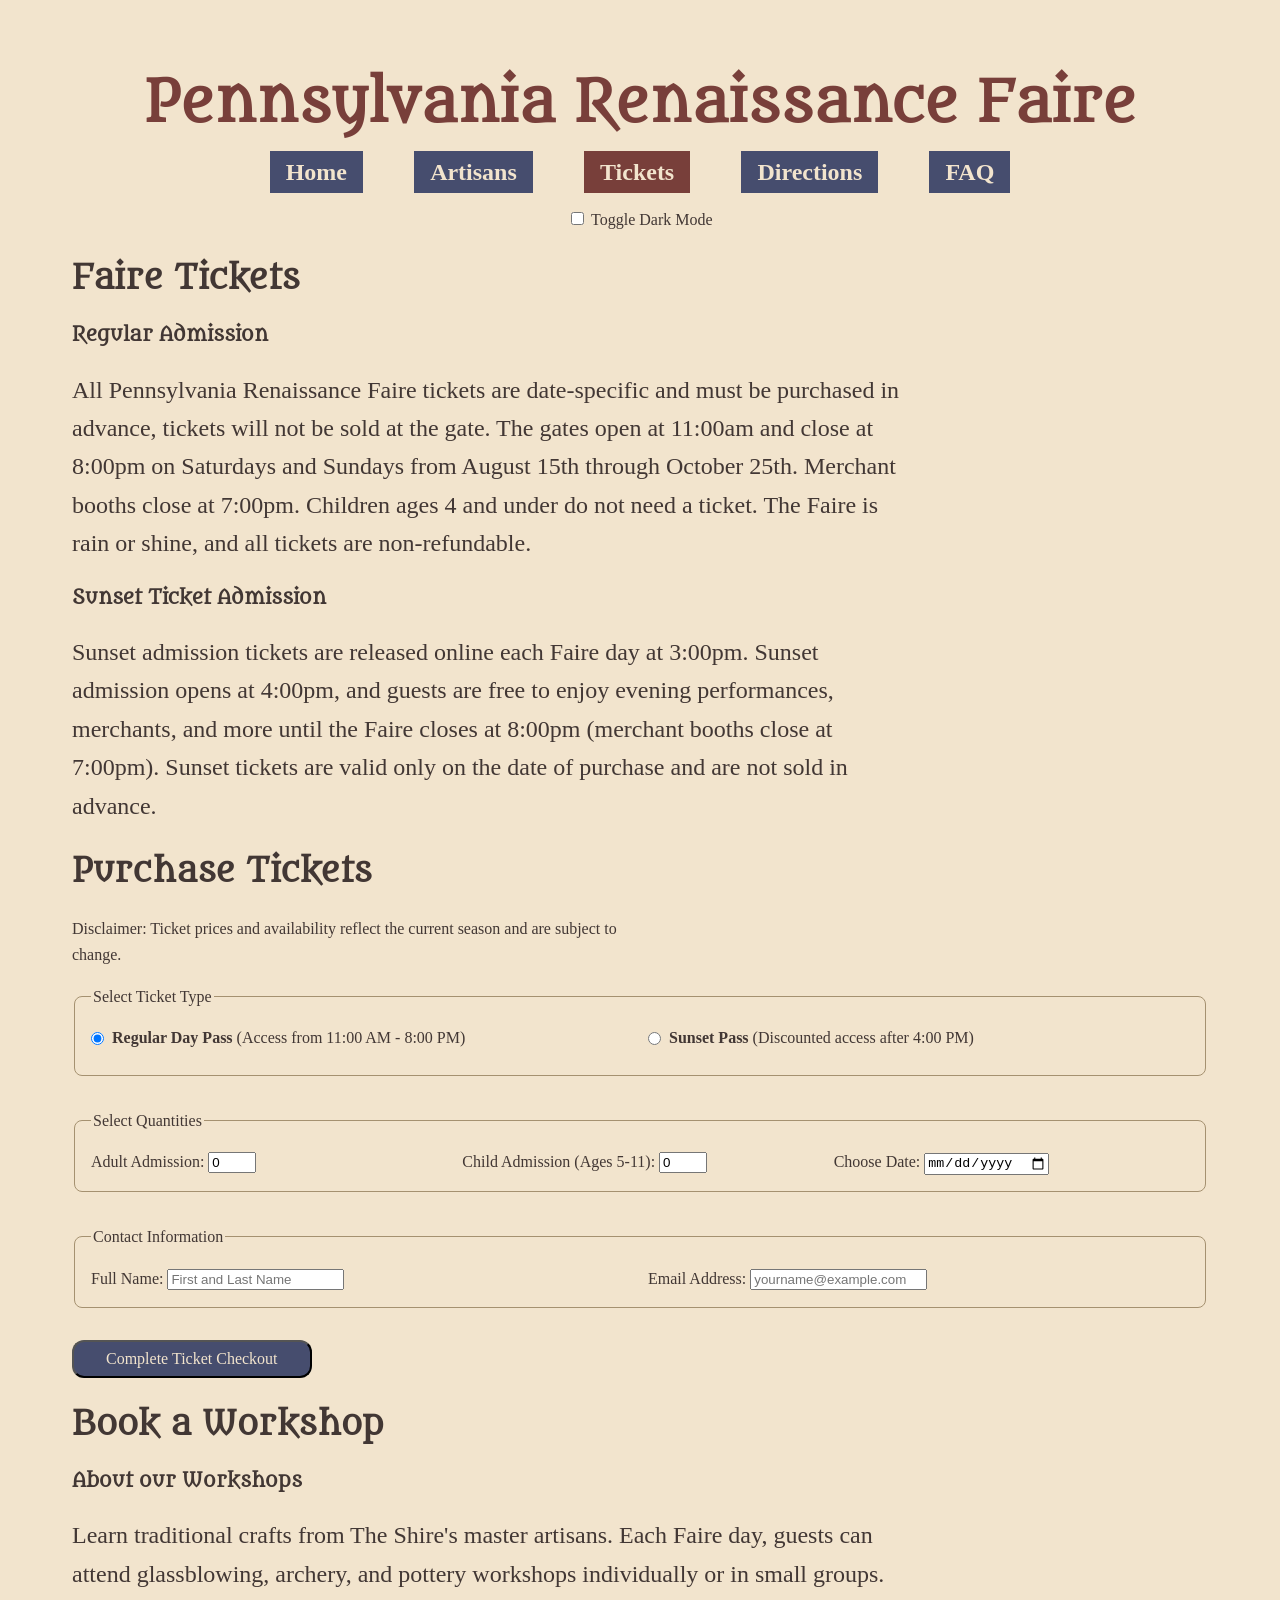
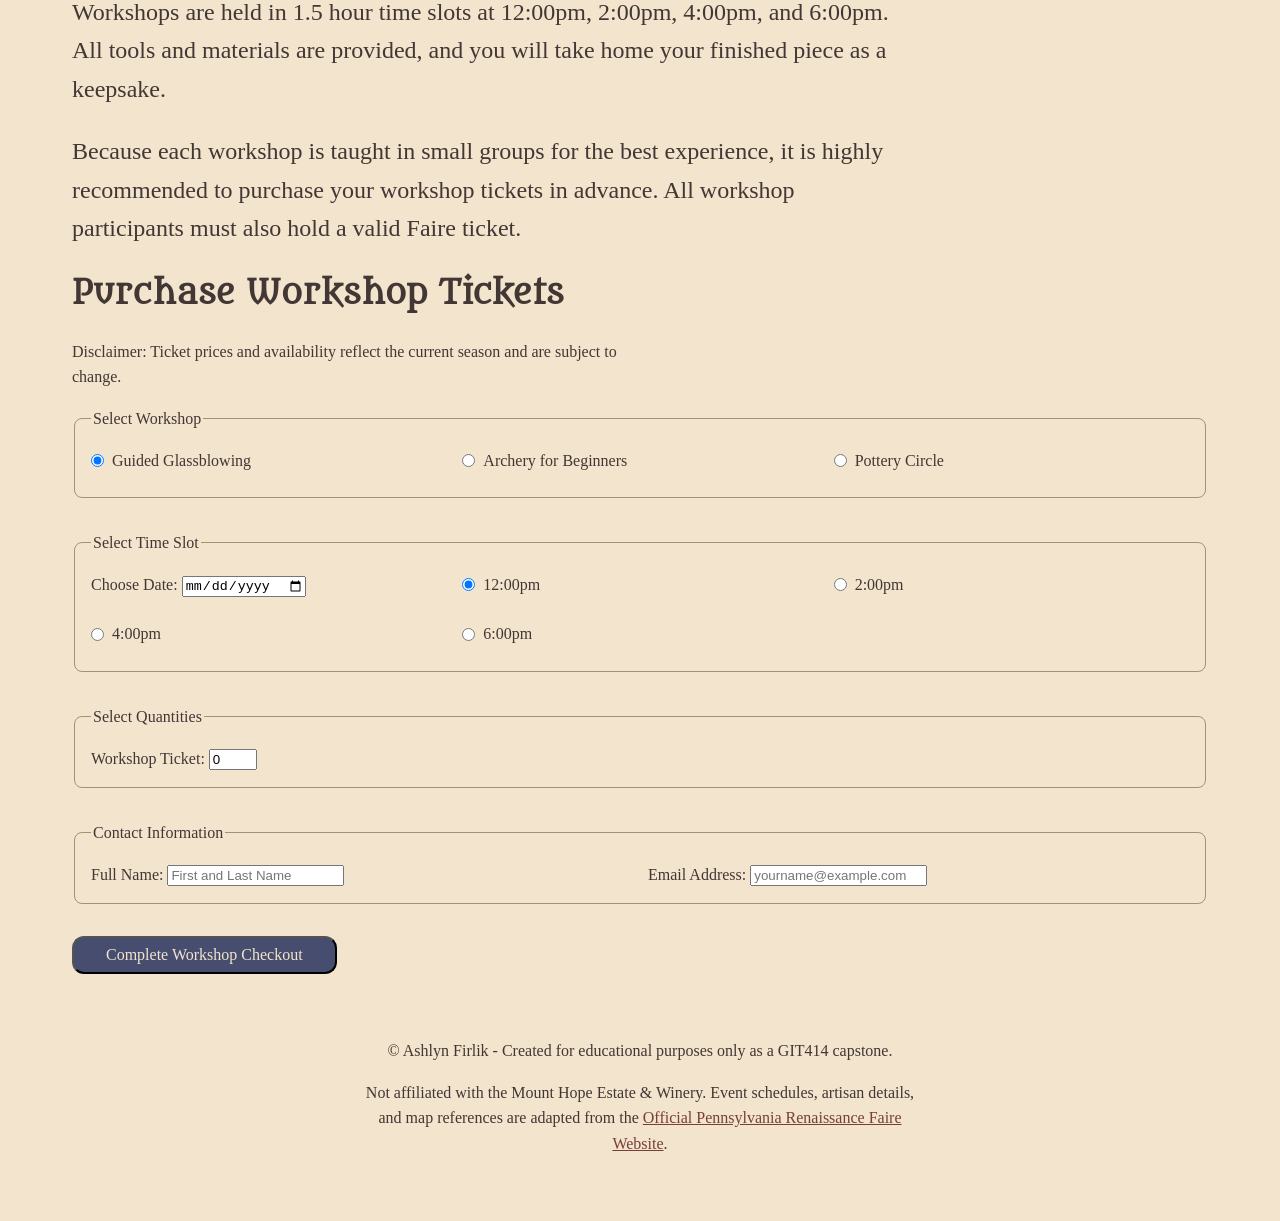
<file: tickets.html>
<!doctype html>
<html lang="en-US">

<head>
    <meta charset="UTF-8">
    <meta name="keywords" content="Renaissance Faire, Festival, Family Friendly, Activity, Manheim, Southern PA">
    <meta name="description"
        content="To provide a place to purchase tickets for the Pennsylvania Renaissance Faire.">
    <meta name="author" content="Ashlyn Firlik">
    <meta name="viewport" content="width=device-width, initial-scale=1.0">
    <title>Tickets | Pennsylvania Renaissance Faire</title>
    <link rel="preconnect" href="https://fonts.googleapis.com">
    <link rel="preconnect" href="https://fonts.gstatic.com" crossorigin>
    <link rel="stylesheet" href="https://fonts.googleapis.com/css2?family=IM+Fell+English:ital@0;1&family=Metamorphous&display=swap">
    <link rel="stylesheet" href="style.css">
</head>

<body>
    <header class="home-header">
        <a href="#main-content" class="skip-link visually-hidden">Skip to main content</a>
        <h1 class="site-name">Pennsylvania Renaissance Faire</h1>
        <nav class="main-nav" aria-label="Main Site Navigation">
            <ul class="main-nav-list">
                <li><a href="index.html">Home</a></li>
                <li><a href="artisans.html">Artisans</a></li>
                <li><a href="#" aria-current="page">Tickets</a></li>
                <li><a href="directions.html">Directions</a></li>
                <li><a href="faq.html">FAQ</a></li>
            </ul>
        </nav>
        <div class="darkmode-control">
            <input type="checkbox" id="theme-toggle">
            <label for="theme-toggle">Toggle Dark Mode</label>
        </div>
    </header>
    <main id="main-content">
        <h2>Faire Tickets</h2>
        <section>
            <h3>Regular Admission</h3>
            <p class="description">All Pennsylvania Renaissance Faire tickets are date-specific and must be purchased in advance, tickets will not be sold at the gate. The gates open at 11:00am and close at 8:00pm on Saturdays and Sundays from August 15th through October 25th. Merchant booths close at 7:00pm. Children ages 4 and under do not need a ticket. The Faire is rain or shine, and all tickets are non-refundable.</p>
        </section>
        <section>
            <h3>Sunset Ticket Admission</h3>
            <p class="description">Sunset admission tickets are released online each Faire day at 3:00pm. Sunset admission opens at 4:00pm, and guests are free to enjoy evening performances, merchants, and more until the Faire closes at 8:00pm (merchant booths close at 7:00pm). Sunset tickets are valid only on the date of purchase and are not sold in advance.</p>
        </section>
        <section id="ticket-form" class="ticket-purchase-section">
            <h2>Purchase Tickets</h2>
            <p class="disclaimer">Disclaimer: Ticket prices and availability reflect the current season and are subject to change.</p>
            <form action="#" method="POST" class="ticket-form">
                <fieldset>
                    <legend>Select Ticket Type</legend>
                    <div class="form-group-radio">
                        <input type="radio" id="type-regular" name="ticket_type" value="regular" checked>
                        <label for="type-regular"><strong>Regular Day Pass</strong> (Access from 11:00 AM - 8:00 PM)</label>
                    </div>
                    <div class="form-group-radio">
                        <input type="radio" id="type-sunset" name="ticket_type" value="sunset">
                        <label for="type-sunset"><strong>Sunset Pass</strong> (Discounted access after 4:00 PM)</label>
                    </div>
                </fieldset>
                <fieldset>
                    <legend>Select Quantities</legend>
                    <div class="form-group">
                        <label for="ticket-adult">Adult Admission:</label>
                        <input type="number" id="ticket-adult" name="ticket_adult" min="0" max="10" value="0">
                    </div>
                    <div class="form-group">
                        <label for="ticket-child">Child Admission (Ages 5-11):</label>
                        <input type="number" id="ticket-child" name="ticket_child" min="0" max="10" value="0">
                    </div>
                    <div class="form-group">
                        <label for="ticket-date">Choose Date:</label>
                        <input type="date" id="ticket-date" name="ticket_date" required>
                    </div>
                </fieldset>
                <fieldset>
                    <legend>Contact Information</legend>
                    <div class="form-group">
                        <label for="customer-name">Full Name:</label>
                        <input type="text" id="customer-name" name="customer_name" required placeholder="First and Last Name">
                    </div>
                    <div class="form-group">
                        <label for="customer-email">Email Address:</label>
                        <input type="email" id="customer-email" name="customer_email" required placeholder="yourname@example.com">
                    </div>
                </fieldset>
                <div class="form-actions">
                    <button type="submit" class="btn-submit">Complete Ticket Checkout</button>
                </div>
            </form>
        </section>
        <h2>Book a Workshop</h2>
        <section>
            <h3>About our Workshops</h3>
            <p class="description">Learn traditional crafts from The Shire's master artisans. Each Faire day, guests can attend glassblowing, archery, and pottery workshops individually or in small groups. Workshops are held in 1.5 hour time slots at 12:00pm, 2:00pm, 4:00pm, and 6:00pm. All tools and materials are provided, and you will take home your finished piece as a keepsake.</p>
            <p class="description">Because each workshop is taught in small groups for the best experience, it is highly recommended to purchase your workshop tickets in advance. All workshop participants must also hold a valid Faire ticket.</p>
        </section>
        <section id="workshop-form" class="workshop-registration-section">
            <h2>Purchase Workshop Tickets</h2>
            <p class="disclaimer">Disclaimer: Ticket prices and availability reflect the current season and are subject to change.</p>

            <form action="#" method="POST" class="workshop-form">
                <fieldset>
                    <legend>Select Workshop</legend>
                    <div class="form-group-radio">
                        <input type="radio" id="workshop-option-1" name="workshop_choice" value="workshop_1" checked>
                        <label for="workshop-option-1">Guided Glassblowing</label>
                    </div>
                    <div class="form-group-radio">
                        <input type="radio" id="workshop-option-2" name="workshop_choice" value="workshop_2">
                        <label for="workshop-option-2">Archery for Beginners</label>
                    </div>
                    <div class="form-group-radio">
                        <input type="radio" id="workshop-option-3" name="workshop_choice" value="workshop_3">
                        <label for="workshop-option-3">Pottery Circle</label>
                    </div>
                </fieldset>
                <fieldset>
                    <legend>Select Time Slot</legend>
                    <div class="form-group">
                        <label for="workshop-date">Choose Date:</label>
                        <input type="date" id="workshop-date" name="workshop_date" required>
                    </div>
                    <div class="form-group-radio">
                        <input type="radio" id="time-slot-1" name="workshop_time" value="time_1" checked>
                        <label for="time-slot-1">12:00pm</label>
                    </div>
                    <div class="form-group-radio">
                        <input type="radio" id="time-slot-2" name="workshop_time" value="time_2">
                        <label for="time-slot-2">2:00pm</label>
                    </div>
                    <div class="form-group-radio">
                        <input type="radio" id="time-slot-3" name="workshop_time" value="time_3">
                        <label for="time-slot-3">4:00pm</label>
                    </div>
                    <div class="form-group-radio">
                        <input type="radio" id="time-slot-4" name="workshop_time" value="time_4">
                        <label for="time-slot-4">6:00pm</label>
                    </div>
                </fieldset>
                <fieldset>
                    <legend>Select Quantities</legend>
                    <div class="form-group">
                        <label for="workshop-tickets">Workshop Ticket:</label>
                        <input type="number" id="workshop-tickets" name="workshop_quantity" min="0" max="10" value="0">
                    </div>
                </fieldset>
                <fieldset>
                    <legend>Contact Information</legend>
                    <div class="form-group">
                        <label for="ws-customer-name">Full Name:</label>
                        <input type="text" id="ws-customer-name" name="ws-customer_name" required placeholder="First and Last Name">
                    </div>
                    <div class="form-group">
                        <label for="ws-customer-email">Email Address:</label>
                        <input type="email" id="ws-customer-email" name="ws-customer_email" required placeholder="yourname@example.com">
                    </div>
                </fieldset>
                <div class="form-actions">
                    <button type="submit" class="btn-submit">Complete Workshop Checkout</button>
                </div>
            </form>
        </section>
    </main>
    <footer class="center-text">
        <p>&copy; Ashlyn Firlik - Created for educational purposes only as a GIT414 capstone.</p>
        <p>Not affiliated with the Mount Hope Estate &amp; Winery. Event schedules, artisan details, and map references are adapted from the <a href="https://parenfaire.com" target="_blank" rel="noopener noreferrer">Official Pennsylvania Renaissance Faire Website</a>.</p>
    </footer>
</body>

</html>
</file>
<file: style.css>
@layer reset, base, layout, components, utilities, overrides, print;

@layer reset {
    *,
  *::before,
  *::after {
    box-sizing: border-box;
  }

  body {
    margin: 0;
  }

  img {
    max-width: 100%;
    height: auto;
    display: block;
  }
}

@layer base {
    :root {
    --clr-primary: #783f3a;
    --clr-background: #f2e4cd;
    --clr-secondary: #464d6e;
    --clr-card: #e0caaa;
    --clr-text: #423734;
    --clr-focus: #7a0000;

    --font-sm: 1rem;
    --font-md: 1.5rem;
    --font-lg: 2rem;
    --font-xl: 3.5rem;
    --font-heading: 'Metamorphous', 'Georgia', serif;
    --font-body: 'IM Fell English', 'Times New Roman', serif;

    --height-heading: 1.2;
    --height-body: 1.6;
    
    --space-sm: 0.5rem;
    --space-md: 1rem;
    --space-lg: 2rem;
    --space-xl: 4rem;

    --radius-card: 8px;
    --radius-button: 12px;

    --focus-outline: 3px solid var(--clr-focus);
    --focus-offset: 2px;


    --table-border: 1px solid #a59170;
    }

    body {
        font-family: var(--font-body);
        line-height: var(--height-body);
        background-color: var(--clr-background);
        color: var(--clr-text);
    }

    h1, h2, h3 {
        font-family: var(--font-heading);
        line-height: var(--height-heading);
    }

    h1 {
        font-size: clamp(var(--font-lg), 4vw, var(--font-xl));
    }

    h2 {
        font-size: clamp(var(--font-md), 3vw, var(--font-lg));
    }

    p {
        max-inline-size: 70ch;
    }

    a {
        color: var(--clr-primary);
        text-decoration: underline;
    }
}

@layer layout {
    main, body {
        max-inline-size: 1200px;
        padding-inline: var(--space-md);
        margin-inline: auto;
        width: 100%;
    }

    .gallery-grid, .workshop-grid, .demo-grid {
        display: grid;
        grid-template-columns: 1fr;
        gap: var(--space-lg);
        margin-block-end: var(--space-xl);
    }

    .merchant-grid {
        display: grid;
        grid-template-columns: repeat(2, 1fr);
        gap: var(--space-md);
        margin-block-end: var(--space-xl);
    }

    @media (min-width: 650px) {
        .gallery-grid, .workshop-grid, .demo-grid {
            grid-template-columns: repeat(2, 1fr);
        }

        .merchant-grid {
            grid-template-columns: repeat(3, 1fr);
            gap: var(--space-lg);
        }
    }

    @media (min-width: 950px) {
        .gallery-grid, .workshop-grid, .demo-grid {
            grid-template-columns: repeat(3, 1fr);
        }

        .merchant-grid {
            grid-template-columns: repeat(4, 1fr);;
        }
    }
}

@layer components {
    .home-header {
        display: flex;
        flex-direction: column;
        align-items: center;
        padding: var(--space-lg) var(--space-md) 0;
    }

    .site-name {
        font-size: var(--font-xl);
        color: var(--clr-primary);
        margin-bottom: 0;
        text-align: center;
    }

    .tagline {
        font-size: var(--font-md);
    }

    .main-nav-list {
        display: flex;
        justify-content: center;
        list-style: none;
        gap: clamp(var(--space-md), 4vw, var(--space-xl));
        flex-wrap: wrap;
        padding-left: 0;
    }

    .main-nav-list a {
        font-weight: bold;
        font-size: var(--font-md);
        background: var(--clr-secondary);
        color: var(--clr-background);
        padding: var(--space-sm) var(--space-md);
        text-decoration: none;
    }

    .hero-image {
        margin-top: var(--space-lg);
        width: 100%;
        max-width: 900px;
    }

    .hero-image img {
        width: 100%;
        height: auto;
        max-height: 600px;
    }

    .entrances-image-section figure {
        display: flex;
        flex-direction: column;
        align-items: center;
        width: 100%;
        margin: 0;
    }

    .entrances-image-section img {
        max-width: 100%;
        height: auto;
    }

    .entrances-directions h3 {
        margin-block-start: 0;
    }

    .about {
        width: fit-content;
        margin-inline: auto;
    }

    .about-columns {
        display: grid;
        grid-template-columns: 1fr;
        gap: var(--space-lg);
    }

    .description {
        font-size: clamp(var(--font-sm), 2.5vw, var(--font-md));
    }

    .table-container {
        width: 100%;
        overflow-x: auto;
    }

    .schedule-table {
        background-color: var(--clr-card);
        border: var(--table-border);
        width: 100%;
    }

    .schedule-table th {
        color: var(--clr-primary);
        font-weight: bold;
        padding: var(--space-md);
    }

    .schedule-table th {
        color: var(--clr-primary);
        font-weight: bold;
        padding: var(--space-md);
        border-bottom: var(--table-border);
    }

    .schedule-table td {
        padding: var(--space-md);
        border-bottom: var(--table-border);
    }

    .tix-button {
        display: inline-block;
        padding: var(--space-md) var(--space-xl);
        font-family: inherit;
        font-size: var(--font-md);
        border-radius: var(--radius-button);
        background-color: var(--clr-secondary);
        color: var(--clr-background);
        margin-top: var(--space-sm);
        text-decoration: none;
    }

    .tix-button-box {
        display: flex;
        justify-content: center;
        margin-block-end: var(--space-xl);
    }

    .card-container {
        container-type: inline-size;
        width: 100%;
        display: flex;
    }

    .gallery-card, .workshop-card, .demo-card, .merchant-card {
        display: flex;
        flex-direction: column;
        justify-content: center;
        gap: var(--space-md);
        background-color: var(--clr-card);
        border: var(--table-border);
        border-radius: var(--radius-card);
        padding: 0.75rem var(--space-md);
    }


    .gallery-card h3, .workshop-card h3, .demo-card h3, .merchant-card h3 {
        margin-block: 0 var(--space-sm);
        padding: 0;
        color: var(--clr-primary);
        font-size: var(--font-md);
    }

    .merchant-card {
        display: grid;
        grid-row: span 2;
        grid-template-rows: subgrid;
        align-items: start;
    }

    .merchant-card h3, .merchant-card p {
        margin: 0;
    }

    .card-image {
        display: flex;
        justify-content: center;
        width: 100%;
    }

    .gallery-card img, .workshop-card img, .demo-card img {
        display: block;
        aspect-ratio: 1 / 1;
        object-fit: cover;
        width: 100%;
    }

    @container (min-width: 650px) {
        .gallery-card, .workshop-card, .demo-card {
            flex-direction: row;
        }

        .gallery-card img, .workshop-card img, .demo-card img {
            width: 40%;
        }

        .card-text {
            flex: 1;
        }
    }

    .ticket-form fieldset, .workshop-form fieldset {
        display: grid; grid-template-columns: repeat(auto-fit, minmax(300px, 1fr));
        gap: var(--space-md);
        border: var(--table-border);
        border-radius: var(--radius-card);
        padding: var(--space-md);
        margin-block-end: var(--space-lg);
    }

    .btn-submit {
        display: inline-block;
        padding: var(--space-sm) var(--space-lg);
        font-family: inherit;
        font-size: var(--font-sm);
        border-radius: var(--radius-button);
        background-color: var(--clr-secondary);
        color: var(--clr-background);
    }

    @supports (grid-template-columns: subgrid) {
        .form-group-radio {
            display: grid;
            grid-column: span 1;
            grid-template-columns: subgrid;
        }
    }

    .entrances-layout {
        display: grid;
        grid-template-columns: 1fr;
        gap: var(--space-lg);
        align-items: start;
    }

    @media (min-width: 768px) {
        .entrances-layout {
            grid-template-columns: 1.5fr 1fr;
        }

        .about-columns {
            grid-template-columns: repeat(2, 1fr);
        }
    }

    .faq-container {
        display: grid;
        grid-template-columns: 1fr;
        margin-block-end: var(--space-xl);
        gap: var(--space-md);
    }

    .faq-card {
        background-color: var(--clr-card);
        padding: var(--space-md);
        border: var(--table-border);
        border-radius: var(--radius-card);
    }

    .faq-question {
        font-family: var(--font-heading);
        font-weight: bold;
    }

    footer {
        margin: var(--space-xl) 0;
        text-align: center;
    }

    footer p {
        margin-inline: auto;
    }

    .form-group-radio {
        display: flex;      
        align-items: center;           
        gap: var(--space-sm);          
        margin-block-end: var(--space-sm);
    }

    .form-group-radio input[type="radio"] {
        margin: 0;                     
        flex-shrink: 0;                
    }
}

@layer utilities {
    .center-text {
        text-align: center;
    }

    .center-items {
        align-items: center;
    }

    .section-margin {
        margin-top: var(--space-xl);
    }

    .main-nav-list a:hover {
      background-color: var(--clr-primary);
    }

     .main-nav-list a[aria-current="page"] {
    background-color: var(--clr-primary);
    font-weight: bold;
  }

    .main-nav-list a[aria-current="page"]:hover {
    background-color: var(--clr-text);
  }

  :focus-visible {
        outline: var(--focus-outline);
    }

  .visually-hidden {
    position: absolute;
    inline-size: 1px;
    block-size: 1px;
    overflow: hidden;
    clip-path: rect(0 0 0 0);
    white-space: nowrap;
  }

  .skip-link:focus-visible {
    position: fixed;
    inline-size: auto;
    block-size: auto;
    clip: auto;
    clip-path: none;
    overflow: visible;
    text-decoration: none;
    color: var(--clr-text);
  }
}

@layer overrides {
    body:has(#theme-toggle:checked) {
        --clr-background: #2b2523;
        --clr-card: #3d3330;
        --clr-primary: #f5f2ee;
        --clr-text: #f5f2ee;
        --clr-secondary: #e6d185;
    }

    @media (prefers-contrast: more) {
        body {
            --clr-background: #ffffff;
            --clr-card: #ffffff;
            --clr-text: #000000;
            --clr-primary: #521c17;
            --table-border: 2px solid #000000;
        }
    }
}

@layer print {
    @media print {
        .home-header, .hero-image {
        display: none;
        }
    }
}
</file>
